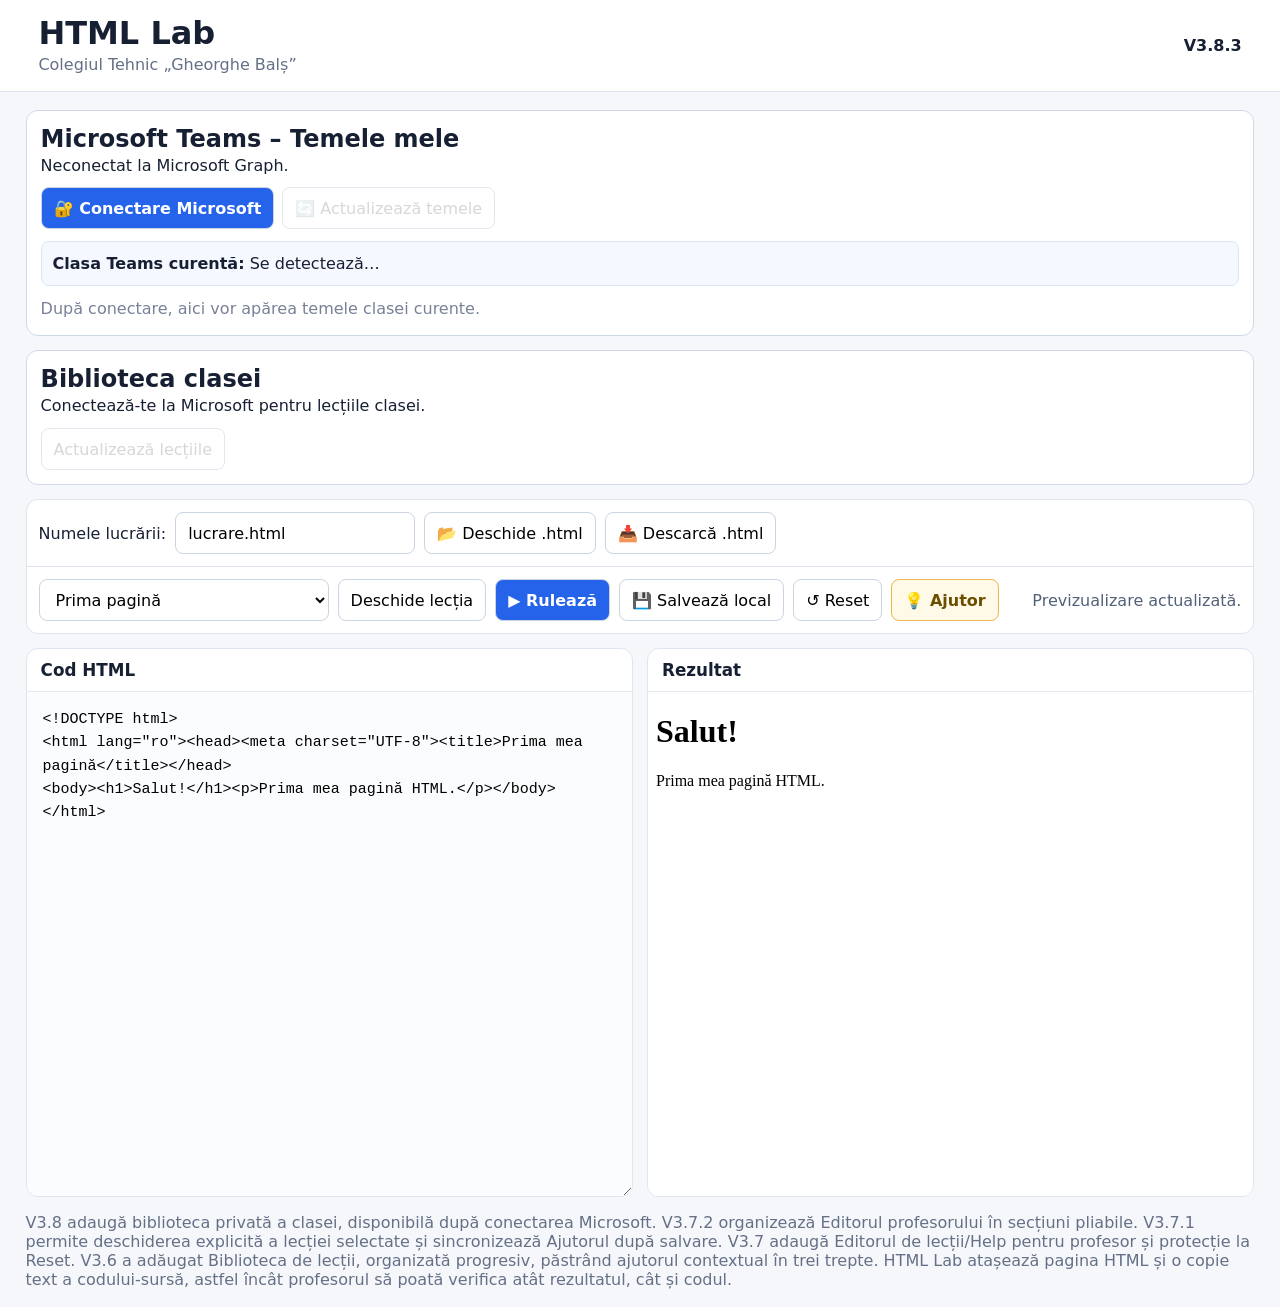
<file: index.html>
<!doctype html>
<html lang="ro">
<head>
<meta charset="utf-8"><meta name="viewport" content="width=device-width,initial-scale=1">
<title>HTML Lab V3.8.3</title><link rel="stylesheet" href="style.css?v=383">
</head>
<body>
<header><div><h1>HTML Lab</h1><p>Colegiul Tehnic „Gheorghe Balș”</p></div><b>V3.8.3</b></header>
<main>
<section class="graph">
<div>
<h2>Microsoft Teams – Temele mele</h2>
<p id="account">Neconectat la Microsoft Graph.</p>
</div>
<div class="graph-actions">
<button id="connect" class="primary">🔐 Conectare Microsoft</button>
<button id="refreshAssignments" disabled>🔄 Actualizează temele</button>
</div>
<p id="teacherAccessStatus" class="muted" role="status"></p>
<div id="graphStatus" class="graph-status"></div>
<div class="context-box">
<p><b>Clasa Teams curentă:</b> <span id="teamName">Se detectează…</span></p>
<p class="muted" id="teamHint"></p>
</div>
<div id="assignments" class="assignments"><p class="muted">După conectare, aici vor apărea temele clasei curente.</p></div>
<div id="selection" class="selection hidden">
<h3>Tema selectată</h3>
<p id="selectedAssignment"></p>
<p id="submissionInfo" class="muted">Predarea va fi verificată pentru contul curent.</p>
<div id="turnInActions" class="turnin-actions hidden">
  <button id="attachWork" type="button">📎 Atașează lucrarea</button>
  <button id="submitWork" type="button" class="submit-btn" disabled>📤 Predă în Teams</button>
</div>
<p id="turnInStatus" class="muted"></p>
</div>
</section>

<section class="graph class-library" aria-labelledby="classLibraryTitle">
<h2 id="classLibraryTitle">Biblioteca clasei</h2>
<p id="classLibraryStatus" role="status">Conectează-te la Microsoft pentru lecțiile clasei.</p>
<button id="refreshClassLibrary" type="button" disabled>Actualizează lecțiile</button>
</section>
<section class="bar file">
<label>Numele lucrării:</label><input id="filename" value="lucrare.html">
<button id="open">📂 Deschide .html</button><input id="picker" type="file" accept=".html,.htm,text/html" hidden>
<button id="download">📥 Descarcă .html</button>
</section>
<section class="bar">
<select id="examples" aria-label="Biblioteca de lecții HTML">
<optgroup label="Structura HTML"><option value="basic">Prima pagină</option><option value="headings">Titluri și paragrafe</option></optgroup>
<optgroup label="Text"><option value="chars">Formatarea caracterelor</option></optgroup>
<optgroup label="Conținut"><option value="lists">Liste</option><option value="links">Legături</option><option value="images">Imagini</option><option value="table">Tabele</option></optgroup>
<optgroup label="HTML avansat"><option value="attributes">Atributele etichetelor</option><option value="forms">Formulare și controale</option><option value="iframe">iframe – conținut încorporat</option></optgroup>
<optgroup label="Layout"><option value="frames">Frame / Frameset (istoric)</option><option value="grid">CSS Grid – layout modern</option></optgroup>
<optgroup label="Proiecte"><option value="project">Mini-site</option></optgroup>
<optgroup id="classLessonsGroup" label="Lecțiile clasei" hidden></optgroup>
<optgroup id="customLessonsGroup" label="Lecțiile profesorului" hidden></optgroup>
</select>
<button id="openLesson" type="button" title="Încarcă din nou codul inițial al lecției selectate">Deschide lecția</button>
<button id="run" class="primary">▶ Rulează</button><button id="save">💾 Salvează local</button><button id="reset">↺ Reset</button><button id="helpBtn" type="button" class="help-btn">💡 Ajutor</button><button id="teacherBtn" type="button" hidden disabled class="teacher-btn">👨‍🏫 Editor profesor</button><span id="status"></span>
</section>

<section id="helpPanel" class="help-panel hidden" aria-live="polite">
  <div class="help-head">
    <div><span class="help-kicker">Ajutor contextual</span><h2 id="helpTitle">💡 Ajutor</h2></div>
    <button id="closeHelp" type="button" aria-label="Închide ajutorul">✕</button>
  </div>
  <div class="help-progress"><span id="helpLevelLabel">Indiciul 1 din 3</span><span id="helpUsage">Ajutor utilizat: 1/3</span></div>
  <div id="helpContent" class="help-content"></div>
  <div class="help-actions">
    <button id="prevHelp" type="button" disabled>← Înapoi</button>
    <button id="nextHelp" type="button" class="primary">Mai mult ajutor →</button>
  </div>
  <p class="help-note">Ajutorul explică și oferă exemple, dar nu modifică automat codul din editor.</p>
</section>
<section class="work">
<div class="panel"><h2>Cod HTML</h2><textarea id="editor" spellcheck="false"></textarea></div>
<div class="panel"><h2>Rezultat</h2><iframe id="preview" sandbox="allow-forms allow-modals"></iframe></div>
</section>
<p class="note">V3.8 adaugă biblioteca privată a clasei, disponibilă după conectarea Microsoft. V3.7.2 organizează Editorul profesorului în secțiuni pliabile. V3.7.1 permite deschiderea explicită a lecției selectate și sincronizează Ajutorul după salvare. V3.7 adaugă Editorul de lecții/Help pentru profesor și protecție la Reset. V3.6 a adăugat Biblioteca de lecții, organizată progresiv, păstrând ajutorul contextual în trei trepte. HTML Lab atașează pagina HTML și o copie text a codului-sursă, astfel încât profesorul să poată verifica atât rezultatul, cât și codul.</p>
</main>

<div id="teacherModal" class="modal hidden">
  <div class="modal-card teacher-card" role="dialog" aria-modal="true" aria-labelledby="teacherTitle">
    <div class="modal-head"><div><span class="help-kicker">Mod profesor</span><h2 id="teacherTitle">Editor de lecții și Help</h2></div><button id="closeTeacher" type="button" aria-label="Închide">✕</button></div>
    <p class="muted">Creează o lecție fără să modifici JavaScript-ul. Lecțiile sunt salvate local în acest browser și pot fi exportate/importate ca JSON.</p>
    <details class="teacher-section" open>
      <summary>Date lecție</summary>
      <div class="teacher-grid">
      <label>Titlul lecției<input id="lessonTitle" placeholder="Ex.: Imagini și legături"></label>
      <label>Categoria<input id="lessonCategory" placeholder="Ex.: Conținut"></label>
      <label class="wide">Cerința pentru elev<textarea id="lessonTask" rows="3" placeholder="Ex.: Realizează o pagină care conține..."></textarea></label>
      </div>
    </details>
    <details class="teacher-section">
      <summary>Cod inițial</summary>
      <div class="teacher-grid">
      <label class="wide">Cod HTML inițial<textarea id="lessonCode" rows="8" spellcheck="false" placeholder="<!DOCTYPE html>..."></textarea></label>
      </div>
    </details>
    <details class="teacher-section">
      <summary>Help</summary>
      <div class="teacher-grid">
      <label class="wide">Indiciul 1 — orientare<textarea id="lessonHint1" rows="3"></textarea></label>
      <label class="wide">Indiciul 2 — sintaxă<textarea id="lessonHint2" rows="3"></textarea></label>
      <label class="wide">Indiciul 3 — exemplu<textarea id="lessonHint3" rows="4"></textarea></label>
    </div>
    </details>
    <div class="teacher-actions">
      <button id="newLesson" type="button">＋ Lecție nouă</button>
      <button id="loadCurrentLesson" type="button">↙ Preia lecția curentă</button>
      <button id="saveLesson" type="button" class="primary">💾 Salvează lecția</button>
      <button id="deleteLesson" type="button">🗑 Șterge lecția</button>
      <button id="exportLessons" type="button">⬇ Exportă JSON</button>
      <button id="exportClassLibrary" type="button">Exportă pentru clasă</button>
      <button id="importLessons" type="button">⬆ Importă JSON</button><input id="importLessonsFile" type="file" accept="application/json,.json" hidden>
    </div>
    <p class="muted">Pentru distribuire, exportă toate lecțiile locale și încarcă fișierul în SharePoint-ul clasei. <a href="DISTRIBUIRE.html" target="_blank" rel="noopener">Ghid de distribuire</a></p>
    <p id="teacherStatus" class="teacher-status" role="status"></p>
  </div>
</div>
<div id="submitConfirmModal" style="display:none;position:fixed;inset:0;background:rgba(15,23,42,.45);z-index:9999;align-items:center;justify-content:center;padding:20px">
  <div role="dialog" aria-modal="true" aria-labelledby="submitConfirmTitle" style="width:min(520px,100%);background:white;border-radius:12px;box-shadow:0 18px 50px rgba(0,0,0,.25);padding:22px">
    <h3 id="submitConfirmTitle" style="margin:0 0 10px">Confirmă predarea</h3>
    <p id="submitConfirmText" style="margin:0 0 18px;line-height:1.45"></p>
    <div style="display:flex;gap:10px;justify-content:flex-end">
      <button id="cancelSubmit" type="button">Anulează</button>
      <button id="confirmSubmit" type="button" class="submit-btn">📤 Confirmă predarea</button>
    </div>
  </div>
</div>
<script src="https://res.cdn.office.net/teams-js/2.56.0/js/MicrosoftTeams.min.js"></script>
<script src="teams-init.js"></script>
<script src="app.js?v=383"></script>
<script type="module" src="graph.js?v=383"></script>
</body></html>
</file>
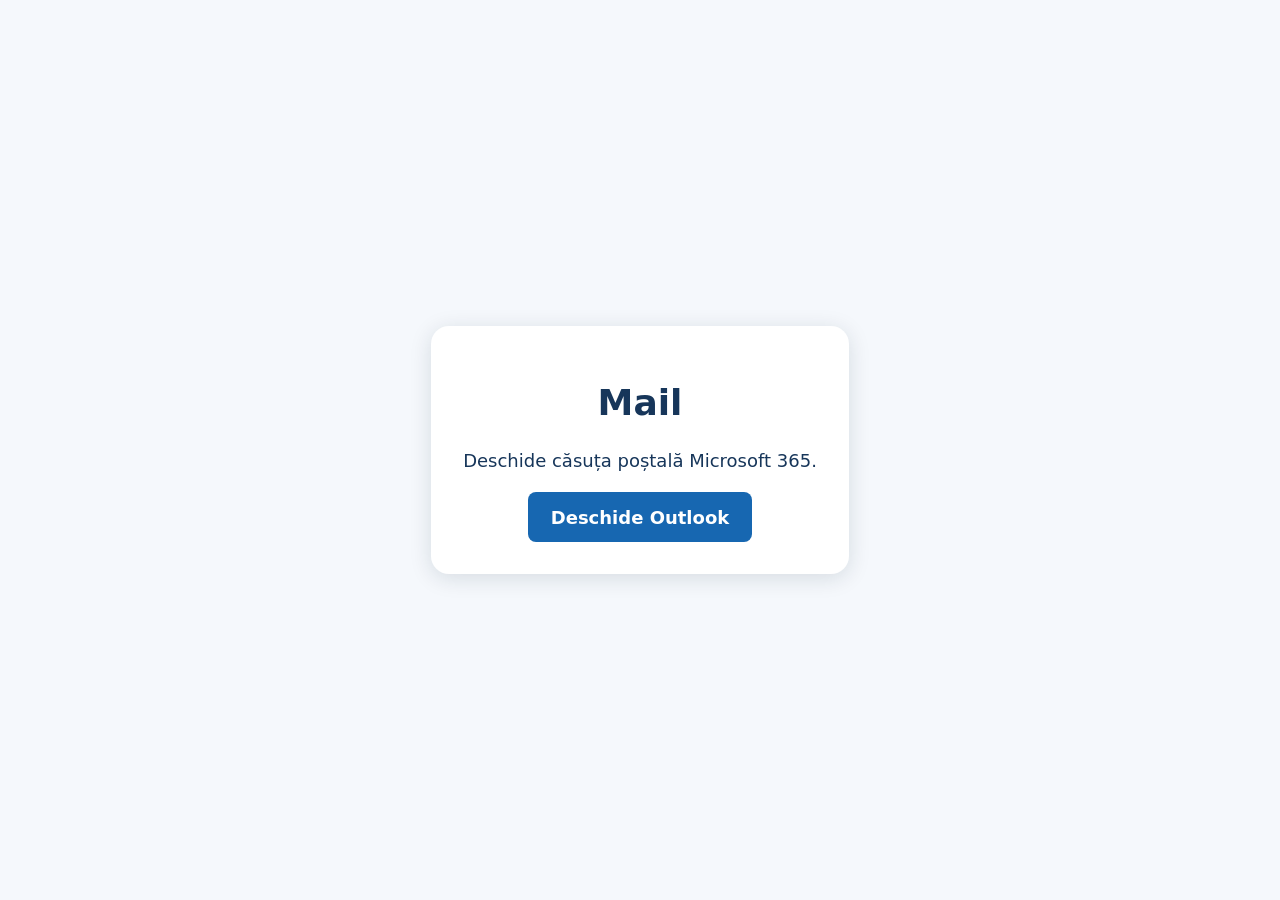
<file: mail/index.html>
<!doctype html><html lang="ro"><meta charset="utf-8"><meta name="viewport" content="width=device-width,initial-scale=1"><title>Mail</title><style>body{font:18px system-ui,sans-serif;margin:0;min-height:100vh;display:grid;place-items:center;background:#f5f8fc;color:#17365a}main{background:white;padding:2rem;border-radius:18px;box-shadow:0 4px 22px #1232;max-width:480px;text-align:center}a{display:inline-block;background:#1767b1;color:#fff;padding:.9rem 1.4rem;border-radius:8px;text-decoration:none;font-weight:600}p{line-height:1.5}</style><main><h1>Mail</h1><p>Deschide căsuța poștală Microsoft 365.</p><a id="open" href="https://outlook.office.com/mail/" target="_blank" rel="noopener noreferrer">Deschide Outlook</a></main><script src="https://res.cdn.office.net/teams-js/2.0.0/js/MicrosoftTeams.min.js"></script><script>if(window.microsoftTeams){microsoftTeams.app.initialize().then(()=>{document.getElementById('open').addEventListener('click',e=>{if(microsoftTeams.app.openLink){e.preventDefault();microsoftTeams.app.openLink('https://outlook.office.com/mail/').catch(()=>window.open('https://outlook.office.com/mail/','_blank','noopener'));}})}).catch(()=>{});}</script></html>
</file>
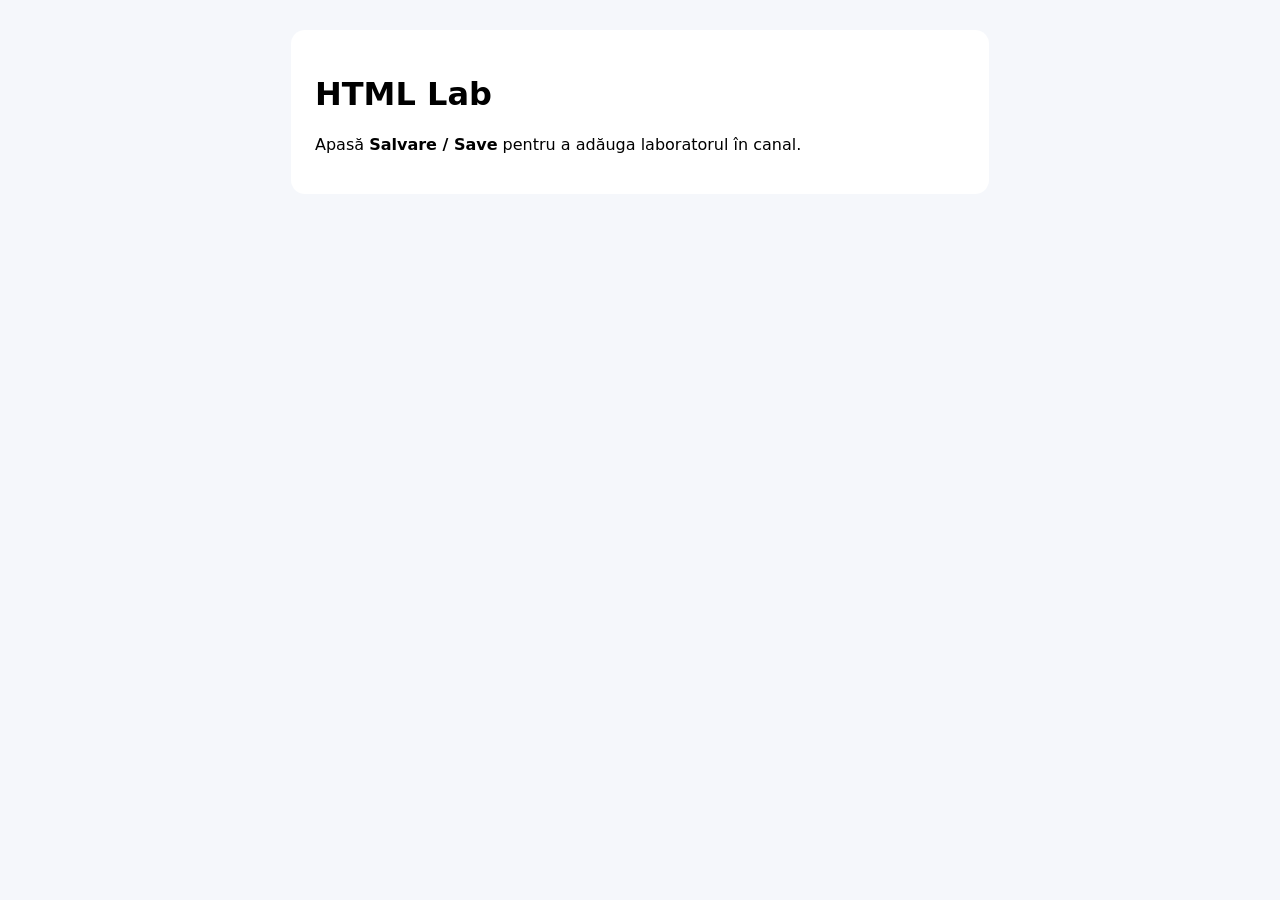
<file: config.html>
<!doctype html>
<html lang="ro">
<head>
<meta charset="utf-8">
<meta name="viewport" content="width=device-width,initial-scale=1">
<title>HTML Lab</title>
<script src="https://res.cdn.office.net/teams-js/2.56.0/js/MicrosoftTeams.min.js"></script>
<style>
body{font-family:system-ui;margin:30px;background:#f5f7fb}
main{max-width:650px;margin:auto;background:white;padding:24px;border-radius:14px}
</style>
</head>
<body>
<main>
<h1>HTML Lab</h1>
<p>Apasă <b>Salvare / Save</b> pentru a adăuga laboratorul în canal.</p>
</main>
<script>
(async()=>{
 await microsoftTeams.app.initialize();
 microsoftTeams.pages.config.registerOnSaveHandler(e=>{
  microsoftTeams.pages.config.setConfig({
   suggestedDisplayName:"HTML Lab",
   entityId:"html-lab",
   contentUrl:"https://mtrfn.github.io/html-lab/index.html?v=383",
   websiteUrl:"https://mtrfn.github.io/html-lab/index.html?v=383"
  }).then(()=>e.notifySuccess()).catch(()=>e.notifyFailure("Eroare la salvare."));
 });
 microsoftTeams.pages.config.setValidityState(true);
})();
</script>
</body>
</html>
</file>
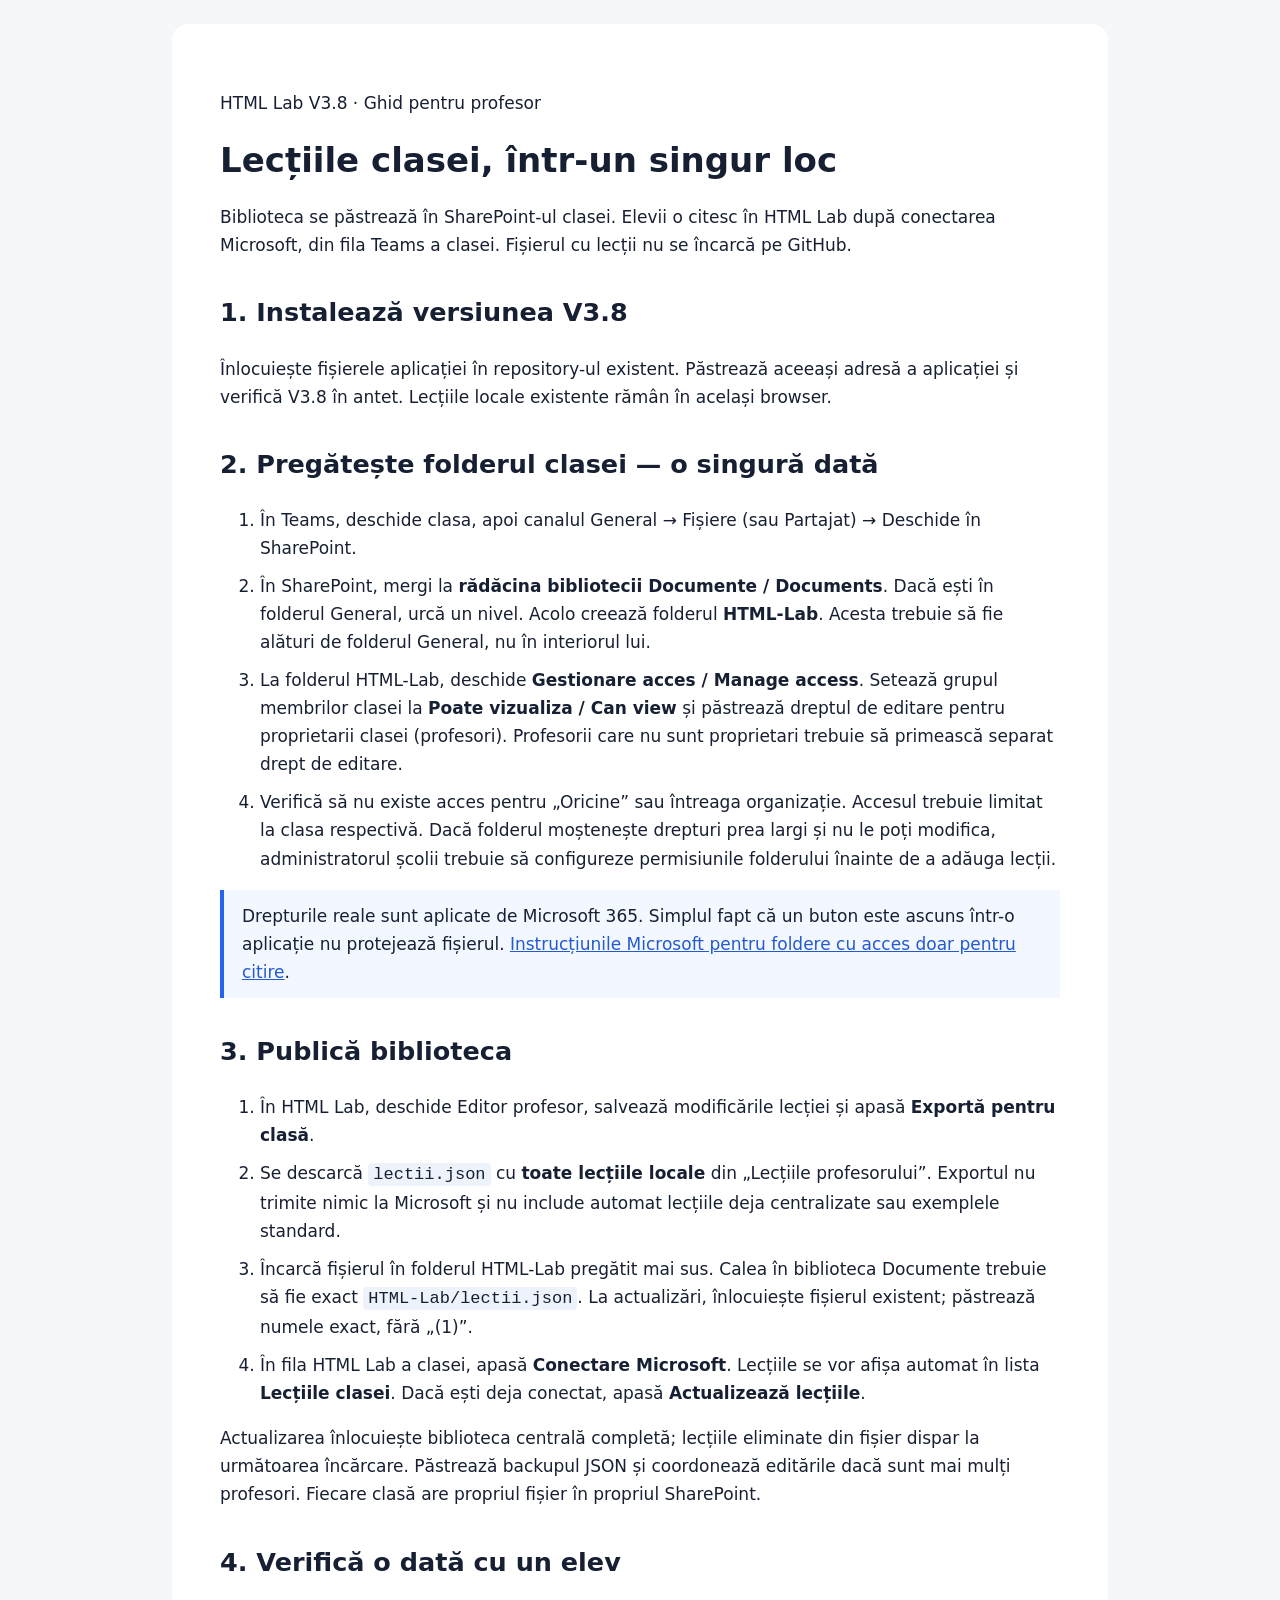
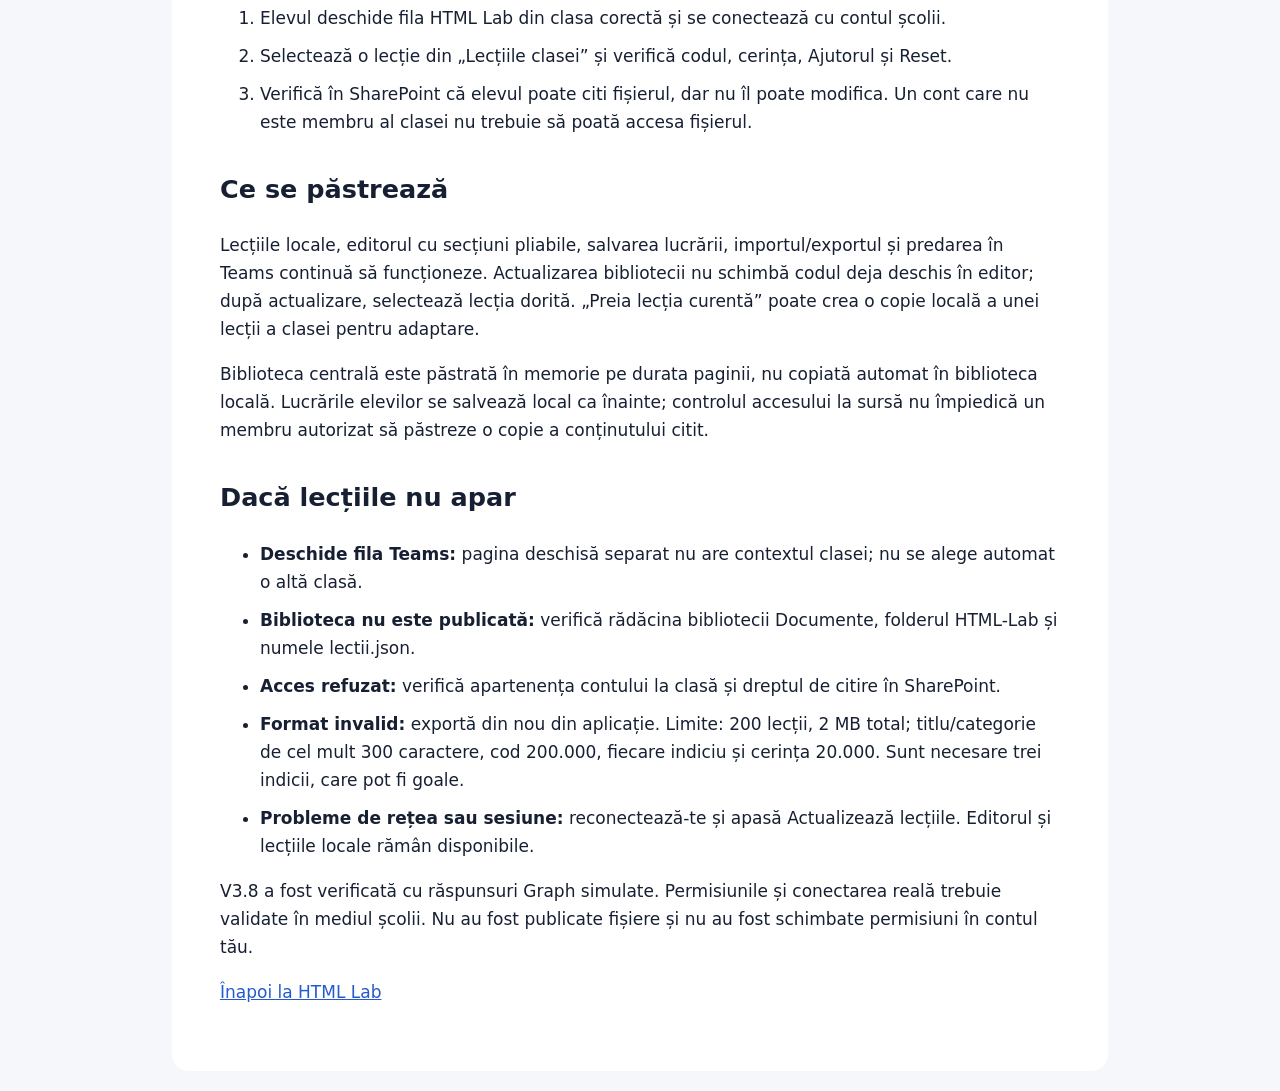
<file: DISTRIBUIRE.html>
<!doctype html>
<html lang="ro"><head><meta charset="utf-8"><meta name="viewport" content="width=device-width,initial-scale=1">
<title>HTML Lab V3.8 — Distribuirea lecțiilor</title>
<style>body{font:17px/1.65 system-ui,sans-serif;color:#172033;background:#f5f7fb;margin:0;padding:24px}main{max-width:840px;margin:auto;background:white;padding:clamp(20px,4vw,48px);border-radius:16px}h1{line-height:1.2}h2{margin-top:32px}code{overflow-wrap:anywhere;background:#eef2fb;padding:2px 5px;border-radius:4px}a{color:#245ace}li{margin:10px 0}.note{border-left:4px solid #2563eb;padding:12px 18px;background:#f3f7ff}</style></head>
<body><main>
<p>HTML Lab V3.8 · Ghid pentru profesor</p>
<h1>Lecțiile clasei, într-un singur loc</h1>
<p>Biblioteca se păstrează în SharePoint-ul clasei. Elevii o citesc în HTML Lab după conectarea Microsoft, din fila Teams a clasei. Fișierul cu lecții nu se încarcă pe GitHub.</p>
<h2>1. Instalează versiunea V3.8</h2>
<p>Înlocuiește fișierele aplicației în repository-ul existent. Păstrează aceeași adresă a aplicației și verifică V3.8 în antet. Lecțiile locale existente rămân în același browser.</p>
<h2>2. Pregătește folderul clasei — o singură dată</h2>
<ol>
<li>În Teams, deschide clasa, apoi canalul General → Fișiere (sau Partajat) → Deschide în SharePoint.</li>
<li>În SharePoint, mergi la <strong>rădăcina bibliotecii Documente / Documents</strong>. Dacă ești în folderul General, urcă un nivel. Acolo creează folderul <strong>HTML-Lab</strong>. Acesta trebuie să fie alături de folderul General, nu în interiorul lui.</li>
<li>La folderul HTML-Lab, deschide <strong>Gestionare acces / Manage access</strong>. Setează grupul membrilor clasei la <strong>Poate vizualiza / Can view</strong> și păstrează dreptul de editare pentru proprietarii clasei (profesori). Profesorii care nu sunt proprietari trebuie să primească separat drept de editare.</li>
<li>Verifică să nu existe acces pentru „Oricine” sau întreaga organizație. Accesul trebuie limitat la clasa respectivă. Dacă folderul moștenește drepturi prea largi și nu le poți modifica, administratorul școlii trebuie să configureze permisiunile folderului înainte de a adăuga lecții.</li>
</ol>
<p class="note">Drepturile reale sunt aplicate de Microsoft 365. Simplul fapt că un buton este ascuns într-o aplicație nu protejează fișierul. <a href="https://support.microsoft.com/en-us/teams/education/use-folders-to-create-read-only-files-for-students-or-other-team-members">Instrucțiunile Microsoft pentru foldere cu acces doar pentru citire</a>.</p>
<h2>3. Publică biblioteca</h2>
<ol>
<li>În HTML Lab, deschide Editor profesor, salvează modificările lecției și apasă <strong>Exportă pentru clasă</strong>.</li>
<li>Se descarcă <code>lectii.json</code> cu <strong>toate lecțiile locale</strong> din „Lecțiile profesorului”. Exportul nu trimite nimic la Microsoft și nu include automat lecțiile deja centralizate sau exemplele standard.</li>
<li>Încarcă fișierul în folderul HTML-Lab pregătit mai sus. Calea în biblioteca Documente trebuie să fie exact <code>HTML-Lab/lectii.json</code>. La actualizări, înlocuiește fișierul existent; păstrează numele exact, fără „(1)”.</li>
<li>În fila HTML Lab a clasei, apasă <strong>Conectare Microsoft</strong>. Lecțiile se vor afișa automat în lista <strong>Lecțiile clasei</strong>. Dacă ești deja conectat, apasă <strong>Actualizează lecțiile</strong>.</li>
</ol>
<p>Actualizarea înlocuiește biblioteca centrală completă; lecțiile eliminate din fișier dispar la următoarea încărcare. Păstrează backupul JSON și coordonează editările dacă sunt mai mulți profesori. Fiecare clasă are propriul fișier în propriul SharePoint.</p>
<h2>4. Verifică o dată cu un elev</h2>
<ol>
<li>Elevul deschide fila HTML Lab din clasa corectă și se conectează cu contul școlii.</li>
<li>Selectează o lecție din „Lecțiile clasei” și verifică codul, cerința, Ajutorul și Reset.</li>
<li>Verifică în SharePoint că elevul poate citi fișierul, dar nu îl poate modifica. Un cont care nu este membru al clasei nu trebuie să poată accesa fișierul.</li>
</ol>
<h2>Ce se păstrează</h2>
<p>Lecțiile locale, editorul cu secțiuni pliabile, salvarea lucrării, importul/exportul și predarea în Teams continuă să funcționeze. Actualizarea bibliotecii nu schimbă codul deja deschis în editor; după actualizare, selectează lecția dorită. „Preia lecția curentă” poate crea o copie locală a unei lecții a clasei pentru adaptare.</p>
<p>Biblioteca centrală este păstrată în memorie pe durata paginii, nu copiată automat în biblioteca locală. Lucrările elevilor se salvează local ca înainte; controlul accesului la sursă nu împiedică un membru autorizat să păstreze o copie a conținutului citit.</p>
<h2>Dacă lecțiile nu apar</h2>
<ul>
<li><strong>Deschide fila Teams:</strong> pagina deschisă separat nu are contextul clasei; nu se alege automat o altă clasă.</li>
<li><strong>Biblioteca nu este publicată:</strong> verifică rădăcina bibliotecii Documente, folderul HTML-Lab și numele lectii.json.</li>
<li><strong>Acces refuzat:</strong> verifică apartenența contului la clasă și dreptul de citire în SharePoint.</li>
<li><strong>Format invalid:</strong> exportă din nou din aplicație. Limite: 200 lecții, 2 MB total; titlu/categorie de cel mult 300 caractere, cod 200.000, fiecare indiciu și cerința 20.000. Sunt necesare trei indicii, care pot fi goale.</li>
<li><strong>Probleme de rețea sau sesiune:</strong> reconectează-te și apasă Actualizează lecțiile. Editorul și lecțiile locale rămân disponibile.</li>
</ul>
<p>V3.8 a fost verificată cu răspunsuri Graph simulate. Permisiunile și conectarea reală trebuie validate în mediul școlii. Nu au fost publicate fișiere și nu au fost schimbate permisiuni în contul tău.</p>
<p><a href="index.html">Înapoi la HTML Lab</a></p>
</main></body></html>
</file>
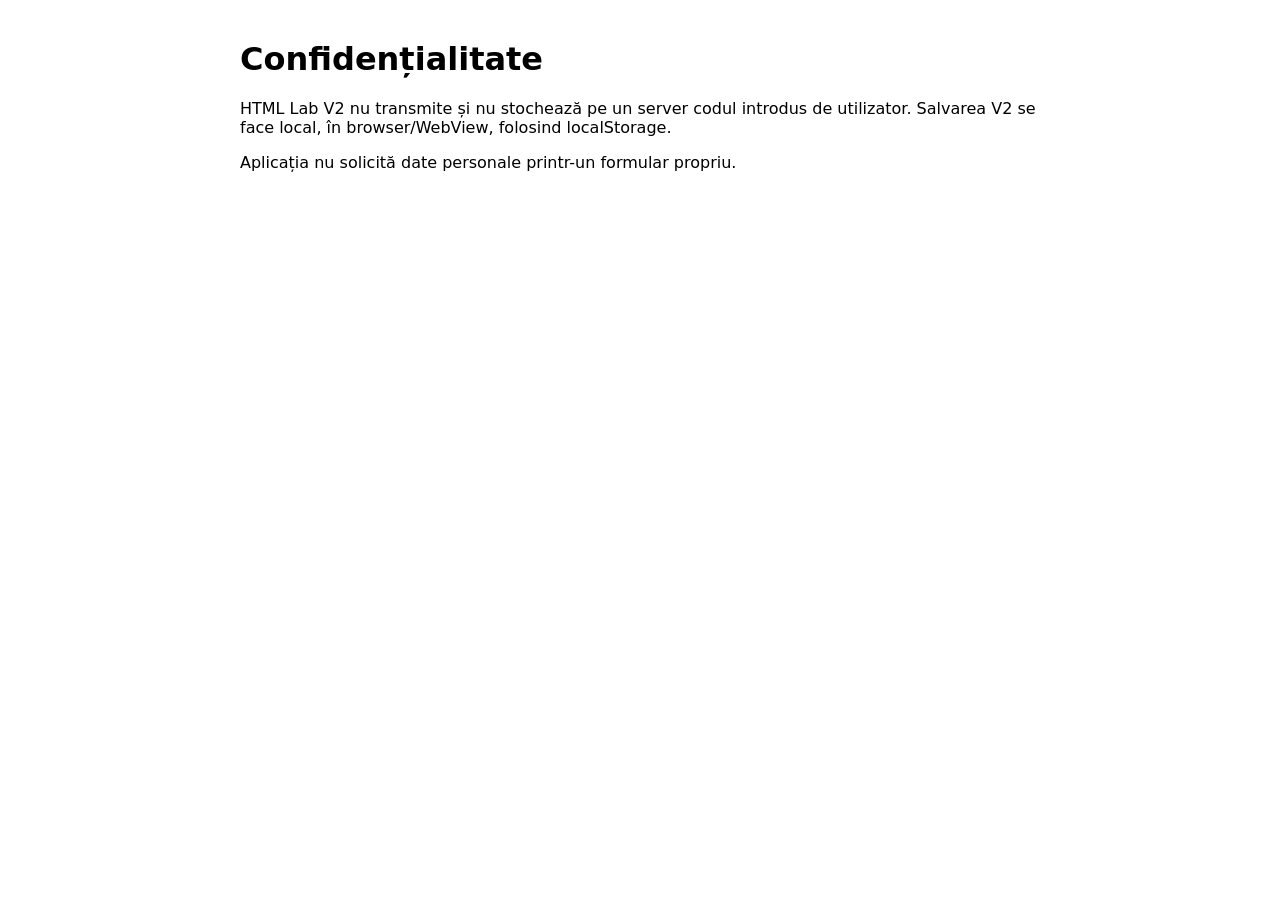
<file: privacy.html>
<!doctype html><html lang="ro"><meta charset="utf-8"><title>Confidențialitate - HTML Lab</title>
<body style="font-family:system-ui;max-width:800px;margin:40px auto;padding:0 20px"><h1>Confidențialitate</h1>
<p>HTML Lab V2 nu transmite și nu stochează pe un server codul introdus de utilizator. Salvarea V2 se face local, în browser/WebView, folosind localStorage.</p>
<p>Aplicația nu solicită date personale printr-un formular propriu.</p></body></html>
</file>
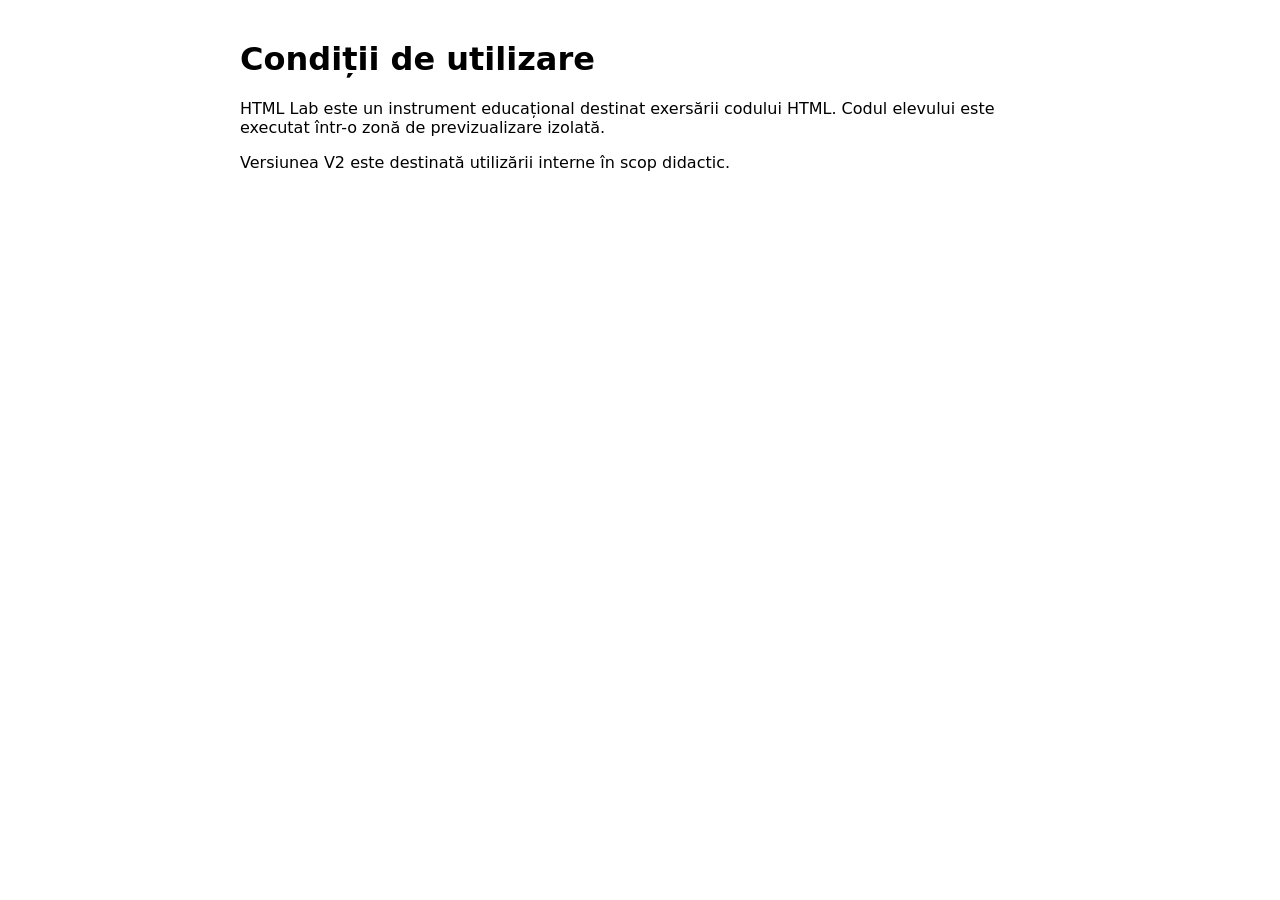
<file: terms.html>
<!doctype html><html lang="ro"><meta charset="utf-8"><title>Condiții - HTML Lab</title>
<body style="font-family:system-ui;max-width:800px;margin:40px auto;padding:0 20px"><h1>Condiții de utilizare</h1>
<p>HTML Lab este un instrument educațional destinat exersării codului HTML. Codul elevului este executat într-o zonă de previzualizare izolată.</p>
<p>Versiunea V2 este destinată utilizării interne în scop didactic.</p></body></html>
</file>
<file: style.css>
*{box-sizing:border-box}body{margin:0;background:#f5f7fb;color:#172033;font-family:system-ui,-apple-system,"Segoe UI",sans-serif}
header{padding:14px 3%;background:#fff;border-bottom:1px solid #dfe5ef;display:flex;justify-content:space-between;align-items:center}header h1{margin:0}header p{margin:3px 0;color:#657086}
main{width:min(1400px,96%);margin:18px auto}.graph{background:#fff;border:1px solid #cfd8e7;border-radius:12px;padding:14px;margin-bottom:14px}.graph h2{margin:0 0 3px}.graph p{margin:3px 0}.graph-actions{display:flex;gap:8px;flex-wrap:wrap;margin:12px 0}.graph-status{font-size:.92rem;color:#526078;margin:6px 0}
.assignments{display:grid;grid-template-columns:repeat(auto-fit,minmax(250px,1fr));gap:9px;margin-top:10px}.assignment{border:1px solid #dfe5ef;border-radius:9px;padding:11px;background:#fbfcff}.assignment h3{margin:0 0 6px;font-size:1rem}.assignment p{font-size:.86rem;color:#657086}.muted{color:#778197}
.bar{display:flex;gap:9px;flex-wrap:wrap;align-items:center;padding:12px;background:#fff;border:1px solid #dfe5ef}.file{border-radius:12px 12px 0 0;border-bottom:0}.bar:not(.file){border-radius:0 0 12px 12px}
button,select,input{min-height:42px;border:1px solid #cbd4e2;border-radius:8px;background:#fff;padding:8px 12px;font:inherit}button{cursor:pointer}button:disabled{opacity:.55;cursor:not-allowed}.primary{background:#2563eb;color:white;font-weight:700}#filename{min-width:240px}#status{margin-left:auto;color:#526078}
.work{display:grid;grid-template-columns:1fr 1fr;gap:14px;margin-top:14px}.panel{overflow:hidden;background:#fff;border:1px solid #dfe5ef;border-radius:12px}.panel h2{font-size:1.05rem;margin:0;padding:11px 14px;border-bottom:1px solid #e4e9f1}
textarea,iframe{display:block;width:100%;height:56vh;min-height:370px;border:0}textarea{padding:16px;resize:vertical;outline:none;background:#fbfcfe;font:15px/1.55 Consolas,"Courier New",monospace}iframe{background:white}.note{color:#657086}
@media(max-width:760px){main{width:100%;margin:0;padding:10px}.bar,.file{border:1px solid #dfe5ef;border-radius:10px;margin-bottom:8px}.file label{width:100%}#filename{width:100%}.bar button{flex:1}.work{grid-template-columns:1fr}textarea,iframe{height:46vh;min-height:320px}#status{width:100%;margin:0}}
.context-box{margin:10px 0;padding:9px 11px;background:#f5f8ff;border:1px solid #dce5f5;border-radius:8px}
.assignment{cursor:pointer;transition:.15s}.assignment:hover{border-color:#8aa8e8;transform:translateY(-1px)}
.assignment.selected{outline:2px solid #2563eb;background:#eef4ff}.assignment button{margin-top:8px;width:100%}
.selection{margin-top:12px;padding:12px;border:1px solid #b8c9ec;border-radius:9px;background:#f8faff}.selection h3{margin:0 0 5px}.hidden{display:none}

.turnin-actions{display:flex;gap:9px;flex-wrap:wrap;margin-top:10px}
.submit-btn{background:#16794b;color:#fff;border-color:#16794b;font-weight:700}
.submit-btn:disabled{background:#d8dee8;color:#657086;border-color:#cbd4e2}
.danger-note{color:#b42318;font-weight:600}
.success-note{color:#137a4a;font-weight:600}
.diagnostics{margin-top:12px;padding:11px;border:1px dashed #aebbd0;border-radius:9px;background:#fcfdff}.diagnostics h4{margin:0 0 7px}.diagnostics ol{margin:0;padding-left:25px;line-height:1.75}.diag-ok{color:#137a4a;font-weight:650}.diag-fail{color:#b42318;font-weight:650}.diag-run{color:#1f5fbf;font-weight:650}#diagDetails{white-space:pre-wrap;word-break:break-word;max-height:230px;overflow:auto;background:#f4f6f9;padding:8px;border-radius:6px;font-size:.78rem}

/* V3.5 — Ajutor contextual */
.help-btn{font-weight:700;border-color:#e5b94c;background:#fff9e8;color:#6b4f00}
.help-panel{margin-top:14px;padding:16px;background:#fffdf5;border:1px solid #ead79a;border-radius:12px;box-shadow:0 6px 20px rgba(51,65,85,.06)}
.help-head{display:flex;align-items:flex-start;justify-content:space-between;gap:12px}.help-head h2{margin:2px 0 0;font-size:1.12rem}.help-kicker{text-transform:uppercase;letter-spacing:.08em;font-size:.72rem;font-weight:800;color:#8a6a10}.help-head button{min-height:36px;padding:5px 10px}.help-progress{display:flex;justify-content:space-between;gap:12px;flex-wrap:wrap;margin:14px 0 10px;font-size:.88rem;color:#6b7280}.help-content{padding:14px;background:#fff;border:1px solid #eee2bd;border-radius:9px;line-height:1.6}.help-content code{background:#f2f4f7;padding:2px 5px;border-radius:4px;font-family:Consolas,"Courier New",monospace}.help-content pre{overflow:auto;background:#172033;color:#f8fafc;padding:12px;border-radius:8px;line-height:1.5}.help-actions{display:flex;justify-content:flex-end;gap:9px;margin-top:12px}.help-note{margin:10px 0 0;color:#7b6a38;font-size:.86rem}
@media(max-width:760px){.help-actions button{flex:1}.help-progress{display:block}.help-progress span{display:block;margin:3px 0}}

/* V3.7 — Editor profesor */
.teacher-btn{font-weight:700;border-color:#8b9dc3;background:#f4f7ff;color:#263d73}
.modal{position:fixed;inset:0;background:rgba(15,23,42,.48);z-index:10000;display:flex;align-items:center;justify-content:center;padding:20px}.modal.hidden{display:none}.modal-card{width:min(980px,100%);max-height:92vh;overflow:auto;background:#fff;border-radius:14px;box-shadow:0 20px 60px rgba(0,0,0,.25);padding:20px}.modal-head{display:flex;justify-content:space-between;align-items:flex-start;gap:12px}.modal-head h2{margin:2px 0 0}.teacher-grid{display:grid;grid-template-columns:1fr 1fr;gap:12px;margin-top:16px}.teacher-grid label{display:flex;flex-direction:column;gap:6px;font-weight:650}.teacher-grid .wide{grid-column:1/-1}.teacher-grid input,.teacher-grid textarea{width:100%;border:1px solid #cbd4e2;border-radius:8px;padding:10px;font:inherit}.teacher-grid textarea{min-height:auto;height:auto;resize:vertical}.teacher-grid #lessonCode{font-family:Consolas,"Courier New",monospace}.teacher-actions{display:flex;flex-wrap:wrap;gap:8px;margin-top:16px}.teacher-status{min-height:24px;color:#137a4a;font-weight:650}.lesson-task{margin:8px 0;padding:10px 12px;background:#f4f7ff;border-left:4px solid #2563eb;border-radius:6px;line-height:1.5}
@media(max-width:760px){.teacher-grid{grid-template-columns:1fr}.teacher-actions button{flex:1 1 45%}.modal{padding:8px}.modal-card{padding:14px}}

/* V3.7.2 — Secțiuni pliabile în Editorul profesorului. */
.teacher-section{margin-top:12px;border:1px solid #dfe5ef;border-radius:10px;overflow:hidden}
.teacher-section summary{padding:12px 14px;background:#f4f7ff;color:#263d73;font-weight:700;cursor:pointer;min-height:46px}
.teacher-section summary:focus-visible{outline:3px solid #2563eb;outline-offset:-3px}
.teacher-section[open] summary{border-bottom:1px solid #dfe5ef}
.teacher-section .teacher-grid{margin:0;padding:14px}
.teacher-section .teacher-grid>*{min-width:0}
.teacher-section input:focus-visible,.teacher-section textarea:focus-visible{outline:2px solid #2563eb;outline-offset:2px}

.class-library button{margin-top:10px}
</file>
